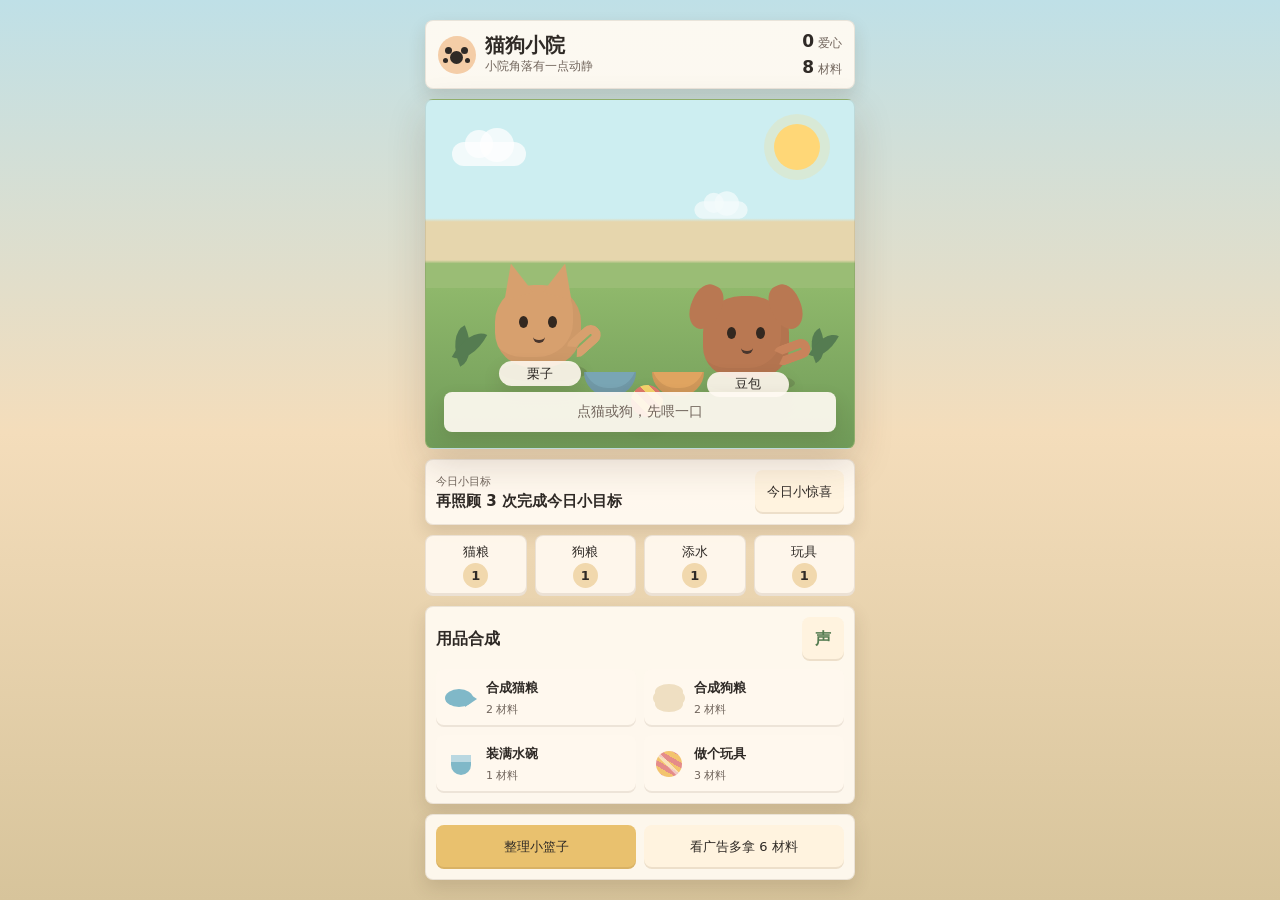
<file: prototype/index.html>
<!doctype html>
<html lang="zh-CN">
  <head>
    <meta charset="utf-8" />
    <meta name="viewport" content="width=device-width, initial-scale=1, viewport-fit=cover" />
    <title>猫狗小院 - 第一版原型</title>
    <link rel="icon" href="favicon.svg" type="image/svg+xml" />
    <link rel="stylesheet" href="styles.css" />
  </head>
  <body>
    <main class="app-shell" aria-label="猫狗治愈小院第一版原型">
      <section class="game">
        <header class="topbar">
          <div class="brand">
            <span class="brand-mark" aria-hidden="true">paw</span>
            <div>
              <h1>猫狗小院</h1>
              <p id="dailyLine">今天也来照顾它们一下</p>
            </div>
          </div>
          <div class="stats" aria-label="资源">
            <span><strong id="heartCount">0</strong> 爱心</span>
            <span><strong id="materialCount">0</strong> 材料</span>
          </div>
        </header>

        <section class="yard" aria-label="小院主场景">
          <div class="sky">
            <span class="cloud cloud-a"></span>
            <span class="cloud cloud-b"></span>
            <span class="sun"></span>
          </div>

          <button class="pet cat" id="catPet" type="button" aria-label="照顾小猫">
            <span class="pet-shadow"></span>
            <span class="pet-body">
              <span class="ear left"></span>
              <span class="ear right"></span>
              <span class="face">
                <span class="eye left"></span>
                <span class="eye right"></span>
                <span class="mouth"></span>
              </span>
              <span class="tail"></span>
            </span>
            <span class="pet-name">栗子</span>
          </button>

          <button class="pet dog" id="dogPet" type="button" aria-label="照顾小狗">
            <span class="pet-shadow"></span>
            <span class="pet-body">
              <span class="ear left"></span>
              <span class="ear right"></span>
              <span class="face">
                <span class="eye left"></span>
                <span class="eye right"></span>
                <span class="mouth"></span>
              </span>
              <span class="tail"></span>
            </span>
            <span class="pet-name">豆包</span>
          </button>

          <div class="yard-items" aria-hidden="true">
            <span class="bowl bowl-left"></span>
            <span class="bowl bowl-right"></span>
            <span class="toy-ball"></span>
            <span class="plant plant-left"></span>
            <span class="plant plant-right"></span>
          </div>

          <div class="speech" id="speech">点猫或狗，先喂一口</div>
        </section>

        <section class="goal-strip" aria-label="当前小目标">
          <div>
            <span class="label">今日小目标</span>
            <strong id="goalText">照顾猫狗 3 次</strong>
          </div>
          <button id="surpriseBtn" class="soft-btn" type="button">今日小惊喜</button>
        </section>

        <section class="actions" aria-label="照顾动作">
          <button class="care-btn" data-care="catFood" type="button">
            <span>猫粮</span>
            <strong id="catFoodCount">0</strong>
          </button>
          <button class="care-btn" data-care="dogFood" type="button">
            <span>狗粮</span>
            <strong id="dogFoodCount">0</strong>
          </button>
          <button class="care-btn" data-care="water" type="button">
            <span>添水</span>
            <strong id="waterCount">0</strong>
          </button>
          <button class="care-btn" data-care="toy" type="button">
            <span>玩具</span>
            <strong id="toyCount">0</strong>
          </button>
        </section>

        <section class="merge-panel" aria-label="用品合成">
          <div class="panel-title">
            <h2>用品合成</h2>
            <button id="soundBtn" class="icon-btn" type="button" aria-label="声音开关">声</button>
          </div>
          <div class="merge-grid">
            <button class="merge-btn" data-make="catFood" type="button">
              <span class="item-icon fish"></span>
              <span>合成猫粮</span>
              <small>2 材料</small>
            </button>
            <button class="merge-btn" data-make="dogFood" type="button">
              <span class="item-icon bone"></span>
              <span>合成狗粮</span>
              <small>2 材料</small>
            </button>
            <button class="merge-btn" data-make="water" type="button">
              <span class="item-icon cup"></span>
              <span>装满水碗</span>
              <small>1 材料</small>
            </button>
            <button class="merge-btn" data-make="toy" type="button">
              <span class="item-icon yarn"></span>
              <span>做个玩具</span>
              <small>3 材料</small>
            </button>
          </div>
        </section>

        <footer class="footer-actions">
          <button id="collectBtn" class="soft-btn primary" type="button">整理小篮子</button>
          <button id="adMockBtn" class="soft-btn" type="button">看广告多拿 6 材料</button>
        </footer>
      </section>
    </main>

    <div class="toast" id="toast" role="status" aria-live="polite"></div>
    <script src="game.js"></script>
  </body>
</html>
</file>
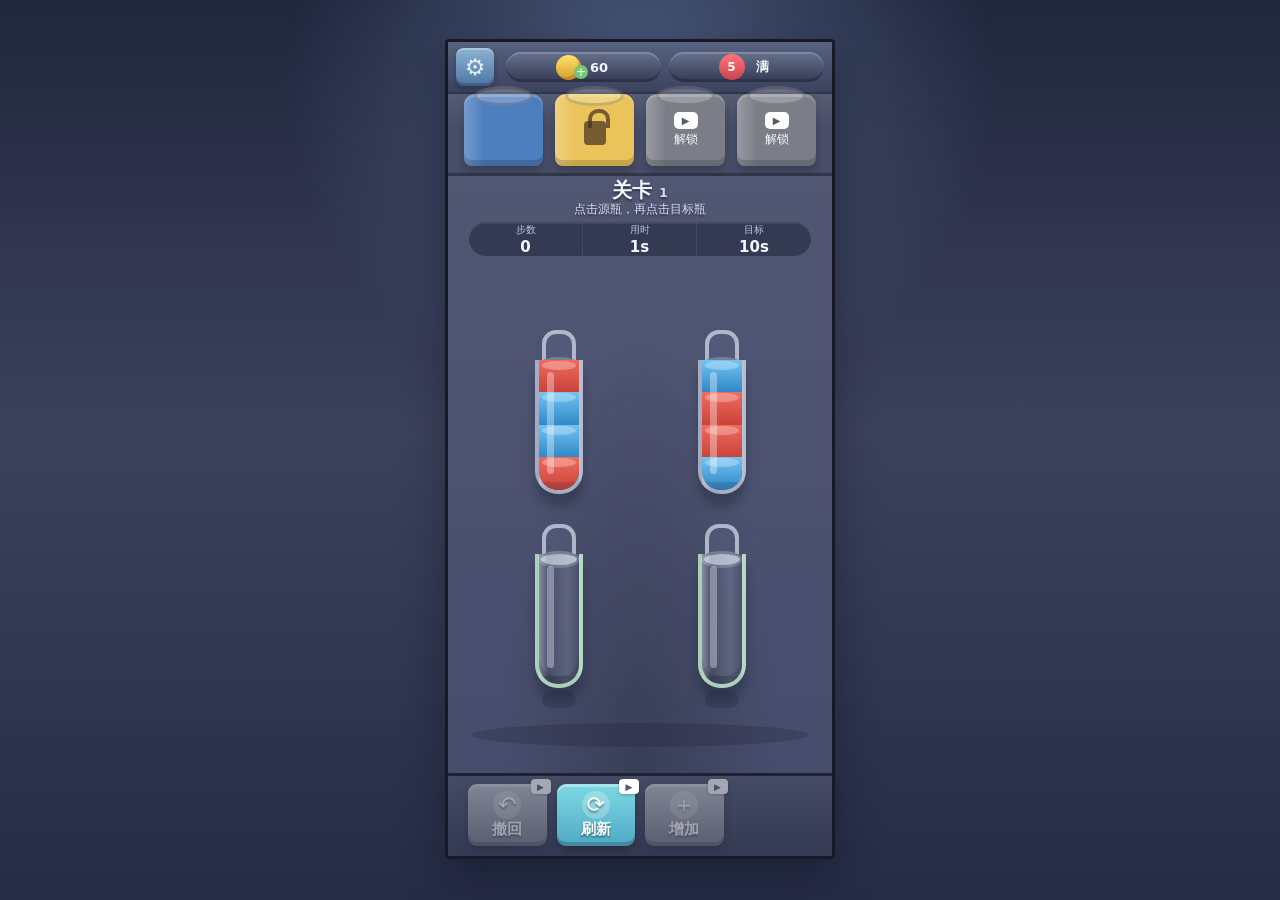
<file: water-sort/index.html>
<!doctype html>
<html lang="zh-CN">
  <head>
    <meta charset="utf-8" />
    <meta name="viewport" content="width=device-width, initial-scale=1, viewport-fit=cover" />
    <title>倒水排序 - 第一版原型</title>
    <link rel="icon" href="favicon.svg" type="image/svg+xml" />
    <link rel="stylesheet" href="styles.css" />
  </head>
  <body>
    <main class="app" aria-label="倒水排序小游戏原型">
      <section class="game">
        <header class="topbar">
          <button class="gear-btn" type="button" aria-label="设置">⚙</button>
          <div class="resource-pill coin-pill" aria-label="金币">
            <span class="coin-icon"></span>
            <strong>60</strong>
          </div>
          <div class="resource-pill heart-pill" aria-label="体力">
            <span class="heart-icon">5</span>
            <strong>满</strong>
          </div>
        </header>

        <section class="boosters" aria-label="道具栏">
          <div class="booster blue"></div>
          <div class="booster yellow">
            <span class="lock"></span>
          </div>
          <div class="booster gray">
            <span class="play-badge">▶</span>
            <span>解锁</span>
          </div>
          <div class="booster gray">
            <span class="play-badge">▶</span>
            <span>解锁</span>
          </div>
        </section>

        <section class="stage" aria-label="关卡区域">
          <div class="stage-title">
            <strong>关卡 <span id="levelText">1</span></strong>
            <span id="statusText">点击源瓶，再点击目标瓶</span>
          </div>
          <section class="hud" aria-label="本局状态">
            <div>
              <span>步数</span>
              <strong id="moveText">0</strong>
            </div>
            <div>
              <span>用时</span>
              <strong id="timeText">0s</strong>
            </div>
            <div>
              <span>目标</span>
              <strong id="targetText">10s</strong>
            </div>
          </section>
          <section class="board" id="board" aria-label="倒水瓶子区域"></section>
        </section>

        <section class="controls" aria-label="操作">
          <button id="undoBtn" class="tool-btn" type="button">
            <span class="btn-icon">↶</span>
            <strong>撤回</strong>
          </button>
          <button id="restartBtn" class="tool-btn primary-tool" type="button">
            <span class="btn-icon">⟳</span>
            <strong>刷新</strong>
          </button>
          <button id="nextBtn" class="tool-btn add-tool" type="button">
            <span class="btn-icon">＋</span>
            <strong>增加</strong>
          </button>
          <button id="soundBtn" class="tool-btn sound-tool" type="button" aria-label="声音开关">
            <span class="btn-icon">♪</span>
            <strong>声音</strong>
          </button>
        </section>
      </section>
    </main>

    <div class="toast" id="toast" role="status" aria-live="polite"></div>
    <script src="game.js"></script>
  </body>
</html>
</file>
<file: prototype/styles.css>
:root {
  --ink: #2f2a26;
  --muted: #72665d;
  --paper: #fff8ef;
  --panel: rgba(255, 250, 242, 0.94);
  --green: #76a56f;
  --green-dark: #557c51;
  --peach: #f0a889;
  --gold: #e9b85d;
  --blue: #80b8c8;
  --shadow: 0 14px 38px rgba(72, 49, 31, 0.18);
  --small-shadow: 0 8px 18px rgba(72, 49, 31, 0.14);
  font-family: "Microsoft YaHei", "PingFang SC", system-ui, sans-serif;
}

* {
  box-sizing: border-box;
}

html,
body {
  min-height: 100%;
  margin: 0;
}

body {
  color: var(--ink);
  background:
    linear-gradient(180deg, #bfe0e7 0%, #f4ddbb 48%, #d7c49b 100%);
  overflow-x: hidden;
}

button {
  font: inherit;
  color: inherit;
  border: 0;
  cursor: pointer;
  -webkit-tap-highlight-color: transparent;
}

.app-shell {
  min-height: 100vh;
  display: grid;
  place-items: center;
  padding: max(12px, env(safe-area-inset-top)) 12px max(12px, env(safe-area-inset-bottom));
}

.game {
  width: min(100%, 430px);
  min-height: min(100vh - 24px, 860px);
  display: flex;
  flex-direction: column;
  gap: 10px;
}

.topbar,
.goal-strip,
.merge-panel,
.footer-actions {
  background: var(--panel);
  box-shadow: var(--small-shadow);
  border: 1px solid rgba(96, 78, 55, 0.12);
  border-radius: 8px;
}

.topbar {
  display: flex;
  align-items: center;
  justify-content: space-between;
  gap: 10px;
  padding: 10px 12px;
}

.brand {
  display: flex;
  align-items: center;
  gap: 9px;
  min-width: 0;
}

.brand-mark {
  width: 38px;
  height: 38px;
  display: grid;
  place-items: center;
  border-radius: 50%;
  background: #f4cda7;
  color: transparent;
  position: relative;
  flex: 0 0 auto;
}

.brand-mark::before,
.brand-mark::after {
  content: "";
  position: absolute;
  background: var(--ink);
  border-radius: 50%;
}

.brand-mark::before {
  width: 13px;
  height: 13px;
  left: 12px;
  top: 15px;
  box-shadow:
    -8px -7px 0 -3px var(--ink),
    8px -7px 0 -3px var(--ink),
    -11px 3px 0 -4px var(--ink),
    11px 3px 0 -4px var(--ink);
}

.brand h1 {
  margin: 0;
  font-size: 20px;
  line-height: 1.1;
}

.brand p {
  margin: 2px 0 0;
  color: var(--muted);
  font-size: 12px;
  white-space: nowrap;
  overflow: hidden;
  text-overflow: ellipsis;
  max-width: 172px;
}

.stats {
  display: grid;
  gap: 5px;
  justify-items: end;
  font-size: 12px;
  color: var(--muted);
  flex: 0 0 auto;
}

.stats strong {
  color: var(--ink);
  font-size: 17px;
}

.yard {
  position: relative;
  flex: 1 1 320px;
  min-height: 300px;
  overflow: hidden;
  border-radius: 8px;
  background:
    linear-gradient(180deg, #cdeef1 0 34%, #e6d6ad 35% 46%, #9abd75 47% 100%);
  box-shadow: var(--shadow);
  border: 1px solid rgba(78, 70, 47, 0.12);
}

.yard::before {
  content: "";
  position: absolute;
  left: 0;
  right: 0;
  bottom: 0;
  height: 46%;
  background:
    radial-gradient(circle at 30% 35%, rgba(255, 255, 255, 0.26) 0 2px, transparent 3px),
    radial-gradient(circle at 72% 50%, rgba(255, 255, 255, 0.2) 0 2px, transparent 3px),
    linear-gradient(180deg, #8fb86b, #6f9a58);
}

.sky,
.yard-items,
.speech {
  position: absolute;
  inset: 0;
  pointer-events: none;
}

.sun {
  position: absolute;
  top: 24px;
  right: 34px;
  width: 46px;
  height: 46px;
  border-radius: 50%;
  background: #ffd777;
  box-shadow: 0 0 0 10px rgba(255, 215, 119, 0.22);
}

.cloud {
  position: absolute;
  width: 74px;
  height: 24px;
  border-radius: 999px;
  background: rgba(255, 255, 255, 0.74);
}

.cloud::before,
.cloud::after {
  content: "";
  position: absolute;
  border-radius: 50%;
  background: inherit;
}

.cloud::before {
  width: 28px;
  height: 28px;
  left: 13px;
  bottom: 8px;
}

.cloud::after {
  width: 34px;
  height: 34px;
  right: 12px;
  bottom: 4px;
}

.cloud-a {
  top: 42px;
  left: 26px;
}

.cloud-b {
  top: 98px;
  right: 96px;
  transform: scale(0.72);
  opacity: 0.78;
}

.pet {
  position: absolute;
  width: 126px;
  height: 144px;
  background: transparent;
  padding: 0;
  transition: transform 180ms ease;
}

.pet:active,
.pet.happy {
  transform: translateY(-8px) scale(1.04);
}

.cat {
  left: 12%;
  bottom: 18%;
}

.dog {
  right: 10%;
  bottom: 15%;
}

.pet-shadow {
  position: absolute;
  left: 22px;
  right: 16px;
  bottom: 3px;
  height: 20px;
  border-radius: 50%;
  background: rgba(59, 52, 40, 0.18);
}

.pet-body {
  position: absolute;
  left: 18px;
  bottom: 18px;
  width: 86px;
  height: 82px;
  border-radius: 45% 45% 42% 42%;
  background: #d98f65;
  box-shadow: inset -8px -10px 0 rgba(105, 65, 45, 0.08);
}

.cat .pet-body {
  background: #d7a06e;
}

.dog .pet-body {
  background: #b97852;
  border-radius: 45% 45% 38% 38%;
}

.ear {
  position: absolute;
  top: -22px;
  width: 30px;
  height: 34px;
  background: inherit;
}

.cat .ear {
  clip-path: polygon(50% 0, 0 100%, 100% 100%);
}

.dog .ear {
  border-radius: 60% 60% 70% 70%;
  height: 46px;
  top: -12px;
}

.ear.left {
  left: 5px;
  transform: rotate(-14deg);
}

.ear.right {
  right: 5px;
  transform: rotate(14deg);
}

.dog .ear.left {
  left: -12px;
  transform: rotate(24deg);
}

.dog .ear.right {
  right: -12px;
  transform: rotate(-24deg);
}

.face {
  position: absolute;
  inset: 0;
}

.eye {
  position: absolute;
  top: 31px;
  width: 9px;
  height: 12px;
  border-radius: 50%;
  background: #332820;
}

.eye.left {
  left: 24px;
}

.eye.right {
  right: 24px;
}

.mouth {
  position: absolute;
  left: 38px;
  top: 50px;
  width: 12px;
  height: 8px;
  border-radius: 0 0 999px 999px;
  border-bottom: 3px solid #49362d;
}

.tail {
  position: absolute;
  right: -22px;
  bottom: 16px;
  width: 38px;
  height: 20px;
  border-radius: 999px;
  border: 9px solid #c8835b;
  border-left-color: transparent;
  transform: rotate(-20deg);
}

.cat .tail {
  border-color: #d7a06e;
  border-left-color: transparent;
  transform: rotate(-42deg);
}

.pet-name {
  position: absolute;
  left: 22px;
  right: 22px;
  bottom: -1px;
  height: 25px;
  display: grid;
  place-items: center;
  border-radius: 999px;
  background: rgba(255, 248, 239, 0.9);
  font-size: 13px;
  box-shadow: var(--small-shadow);
}

.bowl {
  position: absolute;
  bottom: 15%;
  width: 52px;
  height: 24px;
  border-radius: 0 0 28px 28px;
  background: #79a5b4;
  box-shadow: inset 0 -8px 0 rgba(0, 0, 0, 0.08);
}

.bowl-left {
  left: 37%;
}

.bowl-right {
  right: 35%;
  background: #e0a460;
}

.toy-ball {
  position: absolute;
  left: 48%;
  bottom: 9%;
  width: 32px;
  height: 32px;
  border-radius: 50%;
  background: repeating-linear-gradient(45deg, #f3d36b 0 7px, #de786a 7px 14px);
  box-shadow: var(--small-shadow);
}

.plant {
  position: absolute;
  bottom: 24%;
  width: 35px;
  height: 42px;
}

.plant::before,
.plant::after {
  content: "";
  position: absolute;
  bottom: 0;
  width: 21px;
  height: 36px;
  border-radius: 100% 0 100% 0;
  background: #557c51;
}

.plant::before {
  left: 5px;
  transform: rotate(-24deg);
}

.plant::after {
  right: 2px;
  transform: rotate(28deg);
}

.plant-left {
  left: 5%;
}

.plant-right {
  right: 4%;
  transform: scale(0.85);
}

.speech {
  inset: auto 18px 16px;
  min-height: 40px;
  display: grid;
  place-items: center;
  padding: 8px 12px;
  border-radius: 8px;
  background: rgba(255, 250, 242, 0.92);
  color: var(--muted);
  font-size: 14px;
  box-shadow: var(--small-shadow);
}

.float {
  position: absolute;
  z-index: 3;
  font-weight: 800;
  color: #fff;
  text-shadow: 0 2px 8px rgba(78, 44, 26, 0.35);
  animation: floatUp 900ms ease forwards;
  pointer-events: none;
}

@keyframes floatUp {
  from {
    transform: translateY(0) scale(0.9);
    opacity: 0;
  }
  18% {
    opacity: 1;
  }
  to {
    transform: translateY(-70px) scale(1.08);
    opacity: 0;
  }
}

.goal-strip {
  display: flex;
  align-items: center;
  justify-content: space-between;
  gap: 8px;
  padding: 10px;
}

.label {
  display: block;
  color: var(--muted);
  font-size: 11px;
  margin-bottom: 2px;
}

.goal-strip strong {
  font-size: 15px;
}

.soft-btn,
.icon-btn,
.care-btn,
.merge-btn {
  min-height: 44px;
  border-radius: 8px;
  background: #fff3df;
  box-shadow: inset 0 -2px 0 rgba(76, 48, 28, 0.1);
  transition:
    transform 140ms ease,
    background 140ms ease,
    box-shadow 140ms ease;
}

.soft-btn:active,
.icon-btn:active,
.care-btn:active,
.merge-btn:active {
  transform: translateY(2px);
  box-shadow: inset 0 2px 0 rgba(76, 48, 28, 0.08);
}

.soft-btn {
  padding: 0 12px;
  font-size: 13px;
  white-space: nowrap;
}

.soft-btn.primary {
  background: #e9c16e;
}

.actions {
  display: grid;
  grid-template-columns: repeat(4, minmax(0, 1fr));
  gap: 8px;
}

.care-btn {
  display: grid;
  place-items: center;
  gap: 2px;
  padding: 7px 4px;
  background: rgba(255, 248, 239, 0.94);
  border: 1px solid rgba(96, 78, 55, 0.12);
}

.care-btn span {
  font-size: 13px;
}

.care-btn strong {
  width: 25px;
  height: 25px;
  display: grid;
  place-items: center;
  border-radius: 50%;
  background: #f1d8ad;
  font-size: 13px;
}

.merge-panel {
  padding: 10px;
}

.panel-title {
  display: flex;
  align-items: center;
  justify-content: space-between;
  gap: 8px;
  margin-bottom: 8px;
}

.panel-title h2 {
  margin: 0;
  font-size: 16px;
}

.icon-btn {
  min-width: 42px;
  color: var(--green-dark);
  font-weight: 700;
}

.icon-btn.off {
  color: var(--muted);
  background: #eee4d5;
}

.merge-grid {
  display: grid;
  grid-template-columns: repeat(2, minmax(0, 1fr));
  gap: 8px;
}

.merge-btn {
  display: grid;
  grid-template-columns: 34px 1fr;
  grid-template-rows: auto auto;
  align-items: center;
  text-align: left;
  gap: 0 8px;
  min-height: 58px;
  padding: 8px;
  background: #fff8ee;
}

.merge-btn span:not(.item-icon) {
  font-size: 13px;
  font-weight: 700;
}

.merge-btn small {
  color: var(--muted);
  font-size: 11px;
}

.item-icon {
  grid-row: 1 / 3;
  width: 34px;
  height: 34px;
  position: relative;
  display: block;
}

.fish::before {
  content: "";
  position: absolute;
  inset: 8px 5px 8px 1px;
  border-radius: 50%;
  background: var(--blue);
}

.fish::after {
  content: "";
  position: absolute;
  right: 1px;
  top: 10px;
  border-left: 12px solid var(--blue);
  border-top: 8px solid transparent;
  border-bottom: 8px solid transparent;
}

.bone::before,
.bone::after {
  content: "";
  position: absolute;
  background: #efdfc2;
}

.bone::before {
  left: 6px;
  right: 6px;
  top: 13px;
  height: 8px;
  border-radius: 999px;
}

.bone::after {
  left: 1px;
  right: 1px;
  top: 7px;
  height: 20px;
  border-radius: 50%;
  box-shadow:
    0 -6px 0 -2px #efdfc2,
    0 6px 0 -2px #efdfc2;
}

.cup::before {
  content: "";
  position: absolute;
  left: 7px;
  top: 8px;
  width: 20px;
  height: 20px;
  border-radius: 0 0 10px 10px;
  background: var(--blue);
  box-shadow: inset 0 7px 0 rgba(255, 255, 255, 0.45);
}

.yarn::before {
  content: "";
  position: absolute;
  inset: 4px;
  border-radius: 50%;
  background:
    linear-gradient(45deg, transparent 42%, rgba(255, 255, 255, 0.5) 43% 52%, transparent 53%),
    repeating-linear-gradient(30deg, #e58c89 0 5px, #f3c46e 5px 10px);
}

.footer-actions {
  display: grid;
  grid-template-columns: 1fr 1fr;
  gap: 8px;
  padding: 10px;
}

.toast {
  position: fixed;
  left: 50%;
  bottom: 24px;
  transform: translateX(-50%) translateY(20px);
  max-width: min(360px, calc(100vw - 32px));
  padding: 10px 14px;
  border-radius: 8px;
  background: rgba(47, 42, 38, 0.9);
  color: #fff8ef;
  font-size: 14px;
  opacity: 0;
  pointer-events: none;
  transition:
    opacity 180ms ease,
    transform 180ms ease;
}

.toast.show {
  opacity: 1;
  transform: translateX(-50%) translateY(0);
}

@media (max-width: 370px) {
  .app-shell {
    padding-left: 8px;
    padding-right: 8px;
  }

  .brand p {
    max-width: 138px;
  }

  .pet {
    width: 112px;
    transform: scale(0.92);
  }

  .cat {
    left: 7%;
  }

  .dog {
    right: 5%;
  }

  .soft-btn {
    font-size: 12px;
    padding: 0 8px;
  }
}
</file>
<file: water-sort/styles.css>
:root {
  --ink: #f4f6ff;
  --muted: #bac2dd;
  --panel: #424862;
  --panel-dark: #33394f;
  --panel-deep: #2b3148;
  --line: rgba(255, 255, 255, 0.14);
  --shadow: 0 18px 42px rgba(9, 12, 25, 0.38);
  --soft-shadow: 0 8px 18px rgba(9, 12, 25, 0.28);
  --yellow: #f3c84e;
  --red: #d9585f;
  --blue: #4da8df;
  --green: #6cc46f;
  --purple: #b45ed9;
  --orange: #f0a348;
  font-family: "Microsoft YaHei", "PingFang SC", system-ui, sans-serif;
}

* {
  box-sizing: border-box;
}

html,
body {
  min-height: 100%;
  margin: 0;
}

body {
  color: var(--ink);
  background:
    radial-gradient(circle at 50% 8%, rgba(110, 132, 178, 0.5), transparent 34%),
    linear-gradient(180deg, #20263b 0%, #3d425c 48%, #262c45 100%);
}

button {
  font: inherit;
  color: inherit;
  border: 0;
  cursor: pointer;
  -webkit-tap-highlight-color: transparent;
}

.app {
  min-height: 100vh;
  display: grid;
  place-items: center;
  padding: max(6px, env(safe-area-inset-top)) 6px max(8px, env(safe-area-inset-bottom));
}

.game {
  width: min(100%, 390px);
  min-height: min(100vh - 12px, 820px);
  display: grid;
  grid-template-rows: auto auto 1fr auto;
  gap: 0;
  overflow: hidden;
  border: 3px solid rgba(8, 10, 18, 0.75);
  border-radius: 4px;
  background: var(--panel);
  box-shadow: var(--shadow);
}

.topbar {
  min-height: 48px;
  display: grid;
  grid-template-columns: 42px 1fr 1fr;
  align-items: center;
  gap: 8px;
  padding: 6px 8px;
  background: linear-gradient(180deg, #56627e, #3b425e);
  border-bottom: 2px solid rgba(18, 22, 36, 0.56);
}

.gear-btn {
  width: 38px;
  height: 38px;
  display: grid;
  place-items: center;
  border-radius: 8px;
  color: #e4edff;
  background: linear-gradient(180deg, #8cb2d2, #4e76a2);
  box-shadow:
    inset 0 2px 0 rgba(255, 255, 255, 0.28),
    inset 0 -3px 0 rgba(20, 34, 59, 0.3),
    0 3px 5px rgba(0, 0, 0, 0.24);
  font-size: 23px;
}

.resource-pill {
  height: 30px;
  min-width: 0;
  display: flex;
  align-items: center;
  justify-content: center;
  gap: 6px;
  border-radius: 999px;
  background: linear-gradient(180deg, #66728d, #343a55);
  box-shadow:
    inset 0 2px 0 rgba(255, 255, 255, 0.17),
    inset 0 -3px 0 rgba(0, 0, 0, 0.2);
  font-size: 13px;
}

.resource-pill strong {
  min-width: 24px;
  text-align: center;
}

.coin-icon {
  width: 25px;
  height: 25px;
  position: relative;
  border-radius: 50%;
  background: linear-gradient(180deg, #ffe36c, #d99b29);
  box-shadow: inset -3px -3px 0 rgba(112, 70, 18, 0.22);
}

.coin-icon::after {
  content: "+";
  position: absolute;
  right: -7px;
  bottom: 1px;
  width: 14px;
  height: 14px;
  display: grid;
  place-items: center;
  border-radius: 50%;
  background: #73c76f;
  color: #fff;
  font-size: 12px;
  line-height: 1;
}

.heart-icon {
  width: 26px;
  height: 26px;
  display: grid;
  place-items: center;
  border-radius: 50%;
  background: linear-gradient(180deg, #ff757b, #c9424e);
  color: #fff7f7;
  font-size: 12px;
  font-weight: 700;
}

.boosters {
  height: 82px;
  display: grid;
  grid-template-columns: repeat(4, 1fr);
  gap: 12px;
  align-items: end;
  padding: 0 16px 8px;
  background:
    linear-gradient(180deg, rgba(255, 255, 255, 0.08), transparent 44%),
    #484e68;
  border-bottom: 3px solid rgba(21, 25, 41, 0.56);
}

.booster {
  position: relative;
  height: 72px;
  border-radius: 11px 11px 8px 8px;
  background: linear-gradient(90deg, rgba(255,255,255,.22), transparent 26%), #6b7288;
  box-shadow:
    inset 0 3px 0 rgba(255, 255, 255, 0.18),
    inset 0 -6px 0 rgba(0, 0, 0, 0.16),
    0 6px 8px rgba(0, 0, 0, 0.2);
}

.booster::before {
  content: "";
  position: absolute;
  left: 10px;
  right: 10px;
  top: -8px;
  height: 14px;
  border-radius: 50%;
  background: rgba(255, 255, 255, 0.24);
  border: 3px solid rgba(0, 0, 0, 0.18);
}

.booster.blue {
  background-color: #4d7ebd;
}

.booster.yellow {
  background-color: #eac45b;
}

.booster.gray {
  display: grid;
  place-items: center;
  align-content: center;
  gap: 2px;
  color: #f7f7fb;
  font-size: 12px;
  background-color: #7b7e87;
}

.lock {
  position: absolute;
  left: 50%;
  top: 27px;
  width: 22px;
  height: 24px;
  transform: translateX(-50%);
  border-radius: 4px;
  background: rgba(71, 48, 31, 0.7);
}

.lock::before {
  content: "";
  position: absolute;
  left: 4px;
  top: -12px;
  width: 14px;
  height: 15px;
  border: 4px solid rgba(71, 48, 31, 0.7);
  border-bottom: 0;
  border-radius: 10px 10px 0 0;
}

.play-badge {
  width: 24px;
  height: 17px;
  display: grid;
  place-items: center;
  border-radius: 5px;
  background: #fff;
  color: #565b68;
  font-size: 10px;
}

.stage {
  position: relative;
  min-height: 0;
  display: grid;
  grid-template-rows: auto auto 1fr;
  background:
    radial-gradient(ellipse at center bottom, rgba(0, 0, 0, 0.2), transparent 52%),
    linear-gradient(180deg, #515673 0%, #474d6d 100%);
}

.stage-title {
  min-height: 42px;
  display: grid;
  place-items: center;
  padding: 4px 10px;
  text-align: center;
  text-shadow: 0 2px 2px rgba(0, 0, 0, 0.4);
}

.stage-title strong {
  font-size: 20px;
  line-height: 1.05;
}

.stage-title span:last-child {
  max-width: 100%;
  color: #d9def4;
  font-size: 12px;
  white-space: nowrap;
  overflow: hidden;
  text-overflow: ellipsis;
}

.hud {
  width: calc(100% - 42px);
  justify-self: center;
  display: grid;
  grid-template-columns: repeat(3, minmax(0, 1fr));
  overflow: hidden;
  border-radius: 999px;
  background: rgba(34, 39, 60, 0.58);
  box-shadow: inset 0 2px 0 rgba(255, 255, 255, 0.08);
}

.hud div {
  min-height: 34px;
  display: grid;
  place-items: center;
  border-right: 1px solid rgba(255, 255, 255, 0.08);
}

.hud div:last-child {
  border-right: 0;
}

.hud span {
  color: var(--muted);
  font-size: 10px;
}

.hud strong {
  font-size: 15px;
}

.board {
  position: relative;
  min-height: 360px;
  display: grid;
  grid-template-columns: repeat(3, minmax(78px, 1fr));
  align-content: center;
  justify-items: center;
  gap: 26px 10px;
  padding: 24px 14px 36px;
  overflow: hidden;
}

.board.bottles-4 {
  grid-template-columns: repeat(2, minmax(100px, 1fr));
  gap: 30px 46px;
  padding-left: 52px;
  padding-right: 52px;
}

.board::before {
  content: "";
  position: absolute;
  left: 6%;
  right: 6%;
  bottom: 26px;
  height: 24px;
  border-radius: 50%;
  background: rgba(12, 16, 29, 0.18);
}

.bottle {
  position: relative;
  width: 76px;
  height: 164px;
  padding: 0;
  background: transparent;
  transform-origin: center bottom;
  transition:
    transform 180ms ease,
    filter 180ms ease;
}

.bottle.selected {
  transform: translateY(-14px);
  filter: drop-shadow(0 12px 12px rgba(0, 0, 0, 0.38));
}

.bottle.pour {
  animation: pourWiggle 280ms ease;
}

@keyframes pourWiggle {
  0% {
    transform: translateY(-14px) rotate(0deg);
  }
  48% {
    transform: translateY(-18px) rotate(-10deg);
  }
  100% {
    transform: translateY(0) rotate(0deg);
  }
}

.glass {
  position: absolute;
  left: 14px;
  right: 14px;
  bottom: 0;
  height: 134px;
  border: 4px solid rgba(223, 232, 246, 0.58);
  border-top: 0;
  border-radius: 0 0 23px 23px;
  background:
    linear-gradient(90deg, rgba(255, 255, 255, 0.35), transparent 24%, rgba(255, 255, 255, 0.12) 72%, transparent),
    rgba(84, 92, 121, 0.34);
  box-shadow:
    inset 0 -8px 0 rgba(0, 0, 0, 0.12),
    0 12px 10px rgba(16, 20, 34, 0.28);
  overflow: hidden;
}

.glass::before {
  content: "";
  position: absolute;
  left: 8px;
  top: 12px;
  bottom: 16px;
  width: 7px;
  border-radius: 999px;
  background: rgba(255, 255, 255, 0.34);
  z-index: 4;
}

.glass::after {
  content: "";
  position: absolute;
  left: -1px;
  right: -1px;
  bottom: -1px;
  height: 9px;
  background: rgba(20, 25, 43, 0.16);
  z-index: 5;
}

.neck {
  position: absolute;
  left: 21px;
  top: 0;
  width: 34px;
  height: 38px;
  border: 4px solid rgba(223, 232, 246, 0.66);
  border-bottom: 0;
  border-radius: 14px 14px 0 0;
  background: rgba(94, 102, 133, 0.36);
}

.neck::before {
  content: "";
  position: absolute;
  left: -8px;
  right: -8px;
  bottom: -6px;
  height: 11px;
  border-radius: 50%;
  background: rgba(232, 240, 250, 0.92);
  border: 3px solid rgba(81, 89, 116, 0.72);
}

.liquid {
  position: absolute;
  left: 0;
  right: 0;
  height: 25%;
  transition:
    bottom 220ms ease,
    transform 220ms ease,
    opacity 180ms ease;
}

.liquid::after {
  content: "";
  position: absolute;
  left: 3px;
  right: 3px;
  top: 1px;
  height: 9px;
  border-radius: 50%;
  background: rgba(255, 255, 255, 0.28);
}

.liquid.red {
  background: linear-gradient(180deg, #ef6b5f, #c94338);
}

.liquid.blue {
  background: linear-gradient(180deg, #72c3f2, #3188c6);
}

.liquid.yellow {
  background: linear-gradient(180deg, #ffd55e, #dfa33d);
}

.liquid.green {
  background: linear-gradient(180deg, #77d46f, #42a755);
}

.liquid.purple {
  background: linear-gradient(180deg, #ce74ee, #9a49c5);
}

.liquid.orange {
  background: linear-gradient(180deg, #f2a95a, #dc6d3a);
}

.complete .glass {
  border-color: rgba(198, 242, 207, 0.78);
}

.complete::after {
  content: "";
  position: absolute;
  left: 21px;
  right: 21px;
  bottom: -20px;
  height: 17px;
  border-radius: 999px;
  background: rgba(28, 34, 55, 0.24);
}

.controls {
  min-height: 78px;
  display: grid;
  grid-template-columns: repeat(4, minmax(0, 1fr));
  gap: 10px;
  padding: 8px 20px 10px;
  background: linear-gradient(180deg, #454b64, #343a54);
  border-top: 3px solid rgba(18, 21, 35, 0.64);
}

.tool-btn {
  position: relative;
  min-height: 62px;
  display: grid;
  place-items: center;
  align-content: center;
  gap: 1px;
  border-radius: 9px;
  background: linear-gradient(180deg, #b9bbc2, #7c7f89);
  box-shadow:
    inset 0 3px 0 rgba(255, 255, 255, 0.3),
    inset 0 -4px 0 rgba(33, 37, 49, 0.25),
    0 4px 8px rgba(0, 0, 0, 0.28);
  color: #ffffff;
  text-shadow: 0 2px 2px rgba(0, 0, 0, 0.38);
}

.tool-btn::after {
  content: "▶";
  position: absolute;
  right: -4px;
  top: -5px;
  width: 20px;
  height: 15px;
  display: grid;
  place-items: center;
  border-radius: 4px;
  background: #fff;
  color: #515868;
  font-size: 9px;
  text-shadow: none;
  box-shadow: 0 1px 3px rgba(0, 0, 0, 0.25);
}

.tool-btn:active {
  transform: translateY(2px);
  box-shadow:
    inset 0 2px 0 rgba(0, 0, 0, 0.16),
    0 2px 5px rgba(0, 0, 0, 0.22);
}

.tool-btn:disabled {
  opacity: 0.52;
  cursor: default;
}

.btn-icon {
  width: 28px;
  height: 28px;
  display: grid;
  place-items: center;
  border-radius: 50%;
  background: rgba(255, 255, 255, 0.25);
  font-size: 22px;
  line-height: 1;
}

.tool-btn strong {
  font-size: 15px;
}

.primary-tool {
  background: linear-gradient(180deg, #7ed9e4, #4fa9c5);
}

.add-tool {
  background: linear-gradient(180deg, #b9bbc2, #7c7f89);
}

.sound-tool {
  display: none;
}

.toast {
  position: fixed;
  left: 50%;
  bottom: 92px;
  transform: translateX(-50%) translateY(20px);
  width: max-content;
  max-width: min(360px, calc(100vw - 32px));
  padding: 10px 14px;
  border-radius: 8px;
  background: rgba(16, 20, 34, 0.94);
  color: #f7fbfc;
  font-size: 14px;
  opacity: 0;
  pointer-events: none;
  transition:
    opacity 180ms ease,
    transform 180ms ease;
}

.toast.show {
  opacity: 1;
  transform: translateX(-50%) translateY(0);
}

@media (max-width: 370px) {
  .app {
    padding-left: 4px;
    padding-right: 4px;
  }

  .game {
    width: min(100%, 360px);
  }

  .boosters {
    gap: 9px;
    padding-left: 13px;
    padding-right: 13px;
  }

  .board {
    grid-template-columns: repeat(3, minmax(72px, 1fr));
    gap: 20px 6px;
    padding-left: 8px;
    padding-right: 8px;
  }

  .board.bottles-4 {
    grid-template-columns: repeat(2, minmax(86px, 1fr));
    gap: 24px 30px;
    padding-left: 38px;
    padding-right: 38px;
  }

  .bottle {
    width: 70px;
    height: 156px;
  }

  .glass {
    height: 126px;
  }

  .controls {
    gap: 7px;
    padding-left: 14px;
    padding-right: 14px;
  }

  .tool-btn strong {
    font-size: 14px;
  }
}
</file>
